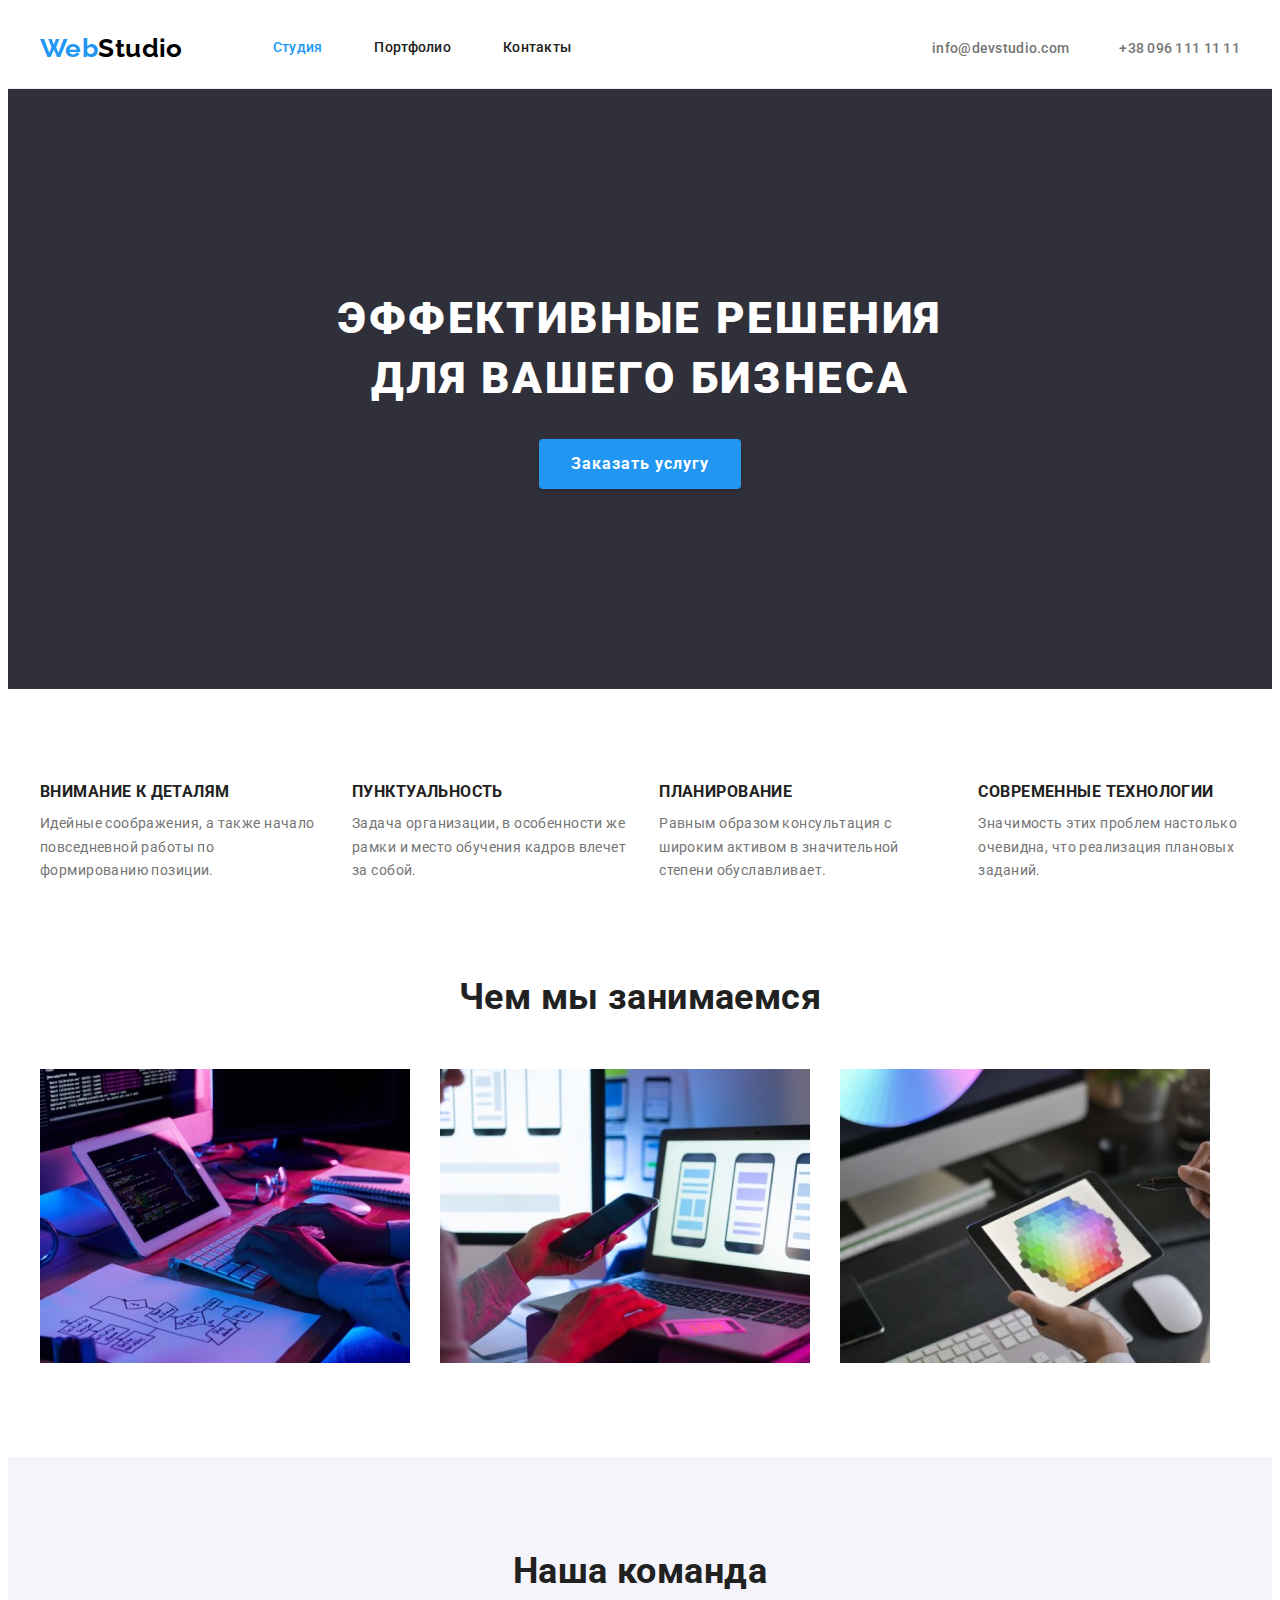
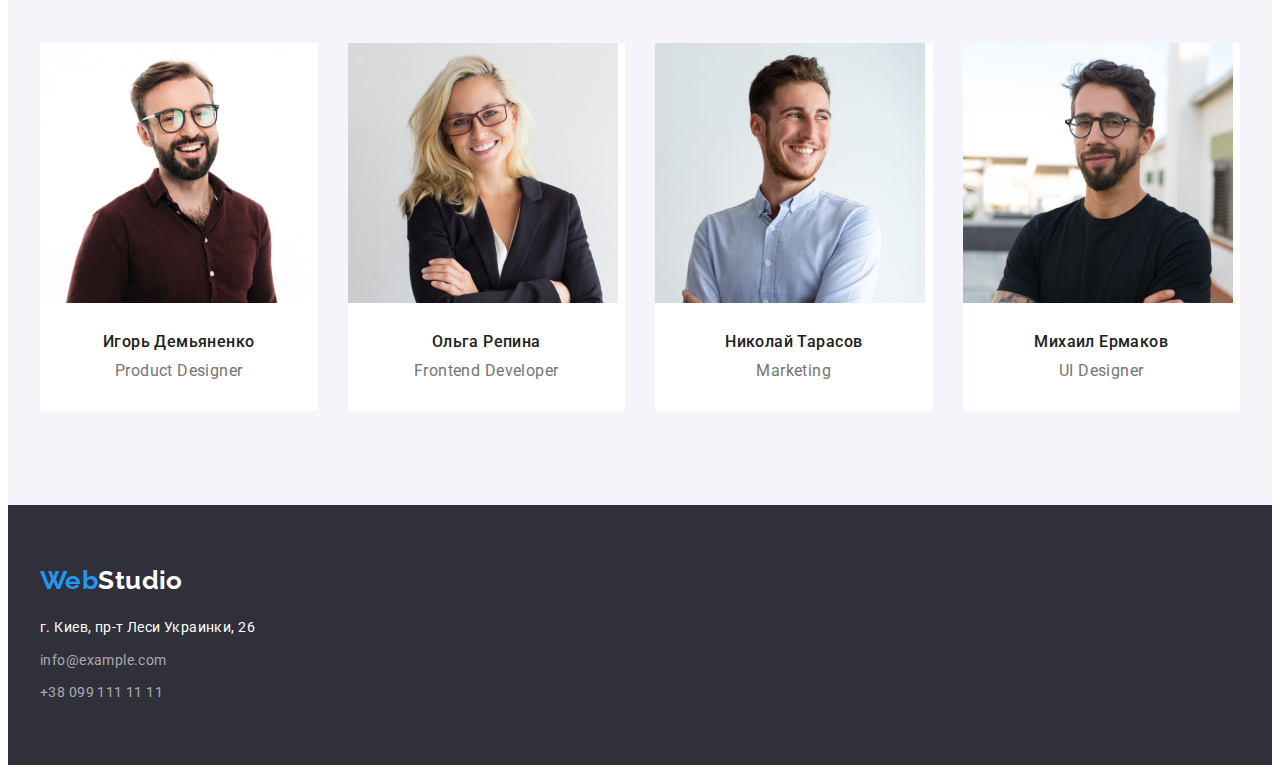
<file: index.html>
<!DOCTYPE html>
<html lang="ru">
<head>
    <meta charset="UTF-8">
    <meta http-equiv="X-UA-Compatible" content="IE=edge">
    <meta name="viewport" content="width=device-width, initial-scale=1.0">
    <title>Главная</title>
    
    <link rel="preconnect" href="https://fonts.googleapis.com">
    <link rel="preconnect" href="https://fonts.gstatic.com" crossorigin>
    <link href="https://fonts.googleapis.com/css2?family=Raleway:wght@700&family=Roboto:wght@400;500;700;900&display=swap"
        rel="stylesheet">
        <link rel="stylesheet" href="https://cdnjs.cloudflare.com/ajax/libs/modern-normalize/1.1.0/modern-normalize.min.css" integrity="sha512-wpPYUAdjBVSE4KJnH1VR1HeZfpl1ub8YT/NKx4PuQ5NmX2tKuGu6U/JRp5y+Y8XG2tV+wKQpNHVUX03MfMFn9Q==" crossorigin="anonymous" referrerpolicy="no-referrer" />
        <link rel="stylesheet" href="./css/styles.css">

</head>

<body>
    <header class="header">
        <div class="container header-container">
        <nav class="header-navigation"> 
            <a class="link logo logo-header" href="" lang="en">Web<span class="logo-dark">Studio</span> </a>
            <ul class="navigation">
                <li class="navigation-item"><a class="link navigation-link current" href="./index.html">Студия</a></li>
                <li class="navigation-item"><a class="link navigation-link" href="./portfolio.html">Портфолио</a></li>
                <li class="navigation-item"><a class="link navigation-link" href="">Контакты</a></li>
            </ul>
        </nav>
        <ul class="contacts">
            <li class="contacts-item">
                <a class="link contacts-link" href="mailto:info@devstudio.com">info@devstudio.com</a>   
            </li>
            <li class="contacts-item">
                <a class="link contacts-link" href="tel:+380961111111">+38 096 111 11 11</a>
            </li>
        </ul> 
    </div>
    </header>
    <main>
        <section class="hero">
            <div class="container">
            <h1 class="hero-title">Эффективные решения для вашего бизнеса</h1>
            <button type="button" class="hero-btn">Заказать услугу</button>
        </div>
        </section>
        <section class="section">
            <div class="container">
            <h2 class="visually-hidden">Преимущества</h2>
            <ul class="features"> 
                <li class="features-item">
                    <h3 class="features-title">Внимание к деталям</h3>
                    <p class="features-text">Идейные соображения, а также начало повседневной работы по формированию позиции.</p>
                </li>
                <li class="features-item">
                    <h3 class="features-title">Пунктуальность</h3>
                    <p class="features-text">Задача организации, в особенности же рамки и место обучения кадров влечет за собой.</p>
                </li>
                <li class="features-item"> 
                    <h3 class="features-title">Планирование</h3>
                    <p class="features-text">Равным образом консультация с широким активом в значительной степени обуславливает.</p>
                </li>
                <li class="features-item">
                    <h3 class="features-title">Современные технологии</h3>
                    <p class="features-text">Значимость этих проблем настолько очевидна, что реализация плановых заданий.</p>
                </li>
            </ul>
        </div>
        </section>
        <section class="section works-section"> 
            <div class="container">
            <h2 class="title-section">Чем мы занимаемся</h2>
            <ul class="works">
                <li class="works-item"> 
                    <img src="./images/gallery-1.jpg" alt="Компьютер" width="370" height="294">
                </li>
                <li class="works-item">
                    <img src="./images/gallery-2.jpg" alt="Телефон" width="370" height="294">
                </li>
                <li class="works-item">
                    <img src="./images/gallery-3.jpg" alt="Планшет" width="370" height="294">
                </li>
            </ul>
        </div>
        </section>
        <section class="section team-section">
            <div class="container">
        <h2 class="title-section">Наша команда</h2>
        <ul class="team">
            <li class="team-item">
                <img src="./images/employee-1.jpg" alt="Игорь Демьяненко" width="270" height="260">
                <div class="team-position"><h3 class="team-title">Игорь Демьяненко</h3>
                <p class="team-text" lang="en">Product Designer</p>
                </div>
            </li>
            <li class="team-item">
                <img src="./images/employee-2.jpg" alt="Ольга Репина" width="270" height="260">
                <div class="team-position"><h3 class="team-title">Ольга Репина</h3>
                <p class="team-text" lang="en">Frontend Developer</p></div> 
            </li>
            <li class="team-item">
                <img src="./images/employee-3.jpg" alt="Николай Тарасов" width="270" height="260">
                <div class="team-position"><h3 class="team-title">Николай Тарасов</h3>
                <p class="team-text" lang="en">Marketing</p> </div>
            </li>
            <li class="team-item">
                <img src="./images/employee-4.jpg" alt="Михаил Ермаков" width="270" height="260">
               <div class="team-position"><h3 class="team-title">Михаил Ермаков</h3>
                <p class="team-text" lang="en">UI Designer</p> </div>
            </li>
        </div>
        </ul>
        </section>
    </main>
    <footer class="footer">
        <div class="container">
        <a class="link logo" href="" lang="en">Web<span class="logo-light">Studio</span></a>
        <address class="address">
            <ul class="address-list">
                <li class="address-item"><a class="link footer-address" href="https://goo.gl/maps/agc73cYuMZpdd5328" 
                    target="_blank" rel="noopener noreferrer">г. Киев, пр-т Леси Украинки, 26</a>
                </li>
                <li class="address-item">
                    <a class="link address-link" href="mailto:info@example.com">info@example.com</a>
                </li>
                <li class="address-item">
                    <a class="link address-link" href="tel:+380991111111">+38 099 111 11 11</a>
                </li>
            </ul>
        </address>
    </div>
    </footer>

</body>

</html>
</file>
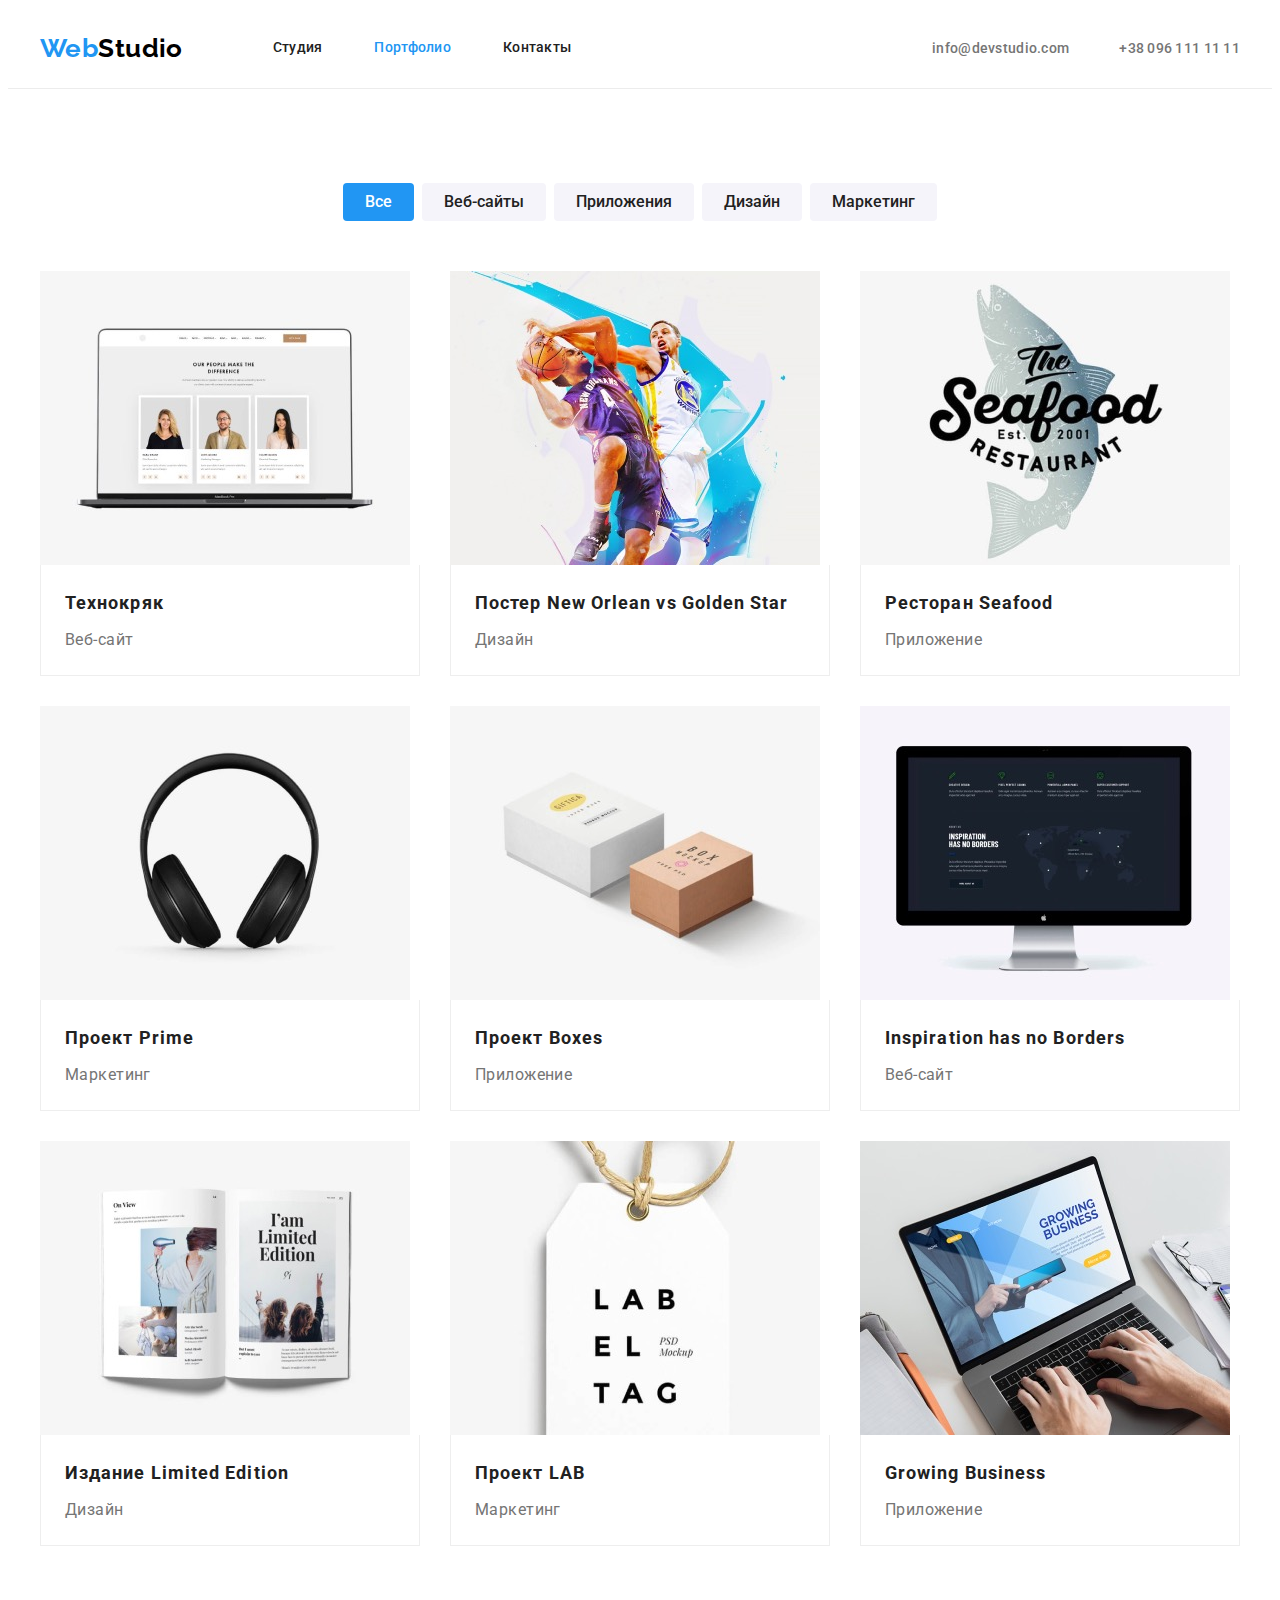
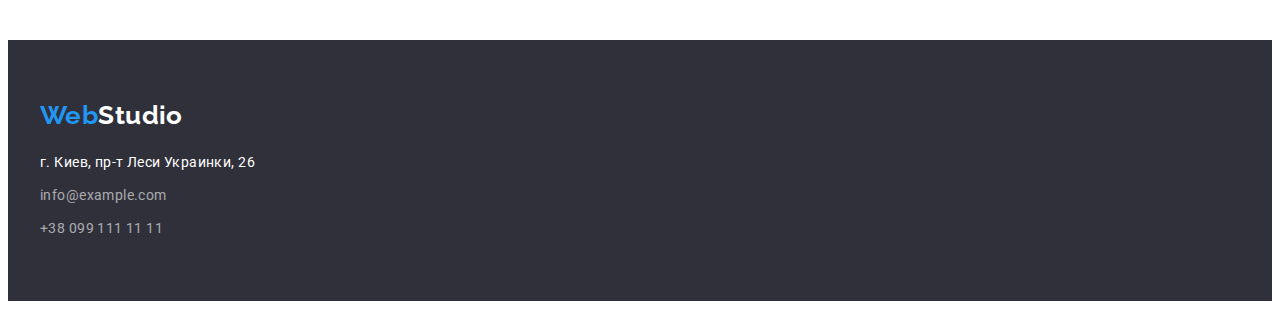
<file: portfolio.html>
<!DOCTYPE html>
<html lang="ru">
<head>
    <meta charset="UTF-8">
    <meta http-equiv="X-UA-Compatible" content="IE=edge">
    <meta name="viewport" content="width=device-width, initial-scale=1.0">
    <title>Портфолио</title>
    
    <link rel="preconnect" href="https://fonts.googleapis.com">
    <link rel="preconnect" href="https://fonts.gstatic.com" crossorigin>
    <link href="https://fonts.googleapis.com/css2?family=Raleway:wght@700&family=Roboto:wght@400;500;700;900&display=swap"
        rel="stylesheet">
        <link rel="stylesheet" href="https://cdnjs.cloudflare.com/ajax/libs/modern-normalize/1.1.0/modern-normalize.min.css" integrity="sha512-wpPYUAdjBVSE4KJnH1VR1HeZfpl1ub8YT/NKx4PuQ5NmX2tKuGu6U/JRp5y+Y8XG2tV+wKQpNHVUX03MfMFn9Q==" crossorigin="anonymous" referrerpolicy="no-referrer" />
        <link rel="stylesheet" href="./css/styles.css">
</head>
<body>
    <header class="header">
        <div class="container header-container">
        <nav class="header-navigation"> 
            <a class="link logo logo-header" href="" lang="en">Web<span class="logo-dark">Studio</span> </a>
            <ul class="list navigation">
                <li class="navigation-item"><a class="link navigation-link" href="./index.html">Студия</a></li>
                <li class="navigation-item"><a class="link navigation-link current" href="./portfolio.html">Портфолио</a></li>
                <li class="navigation-item"><a class="link navigation-link" href="">Контакты</a></li>
            </ul>
        </nav>
        <ul class="list contacts">
            <li class="contacts-item">
                <a class="link contacts-link" href="mailto:info@devstudio.com">info@devstudio.com</a>   
            </li>
            <li class="contacts-item">
                <a class="link contacts-link" href="tel:+380961111111">+38 096 111 11 11</a>
            </li>
        </ul> 
    </div>
    </header>
    <main>
        <section class="section">
            <div class="container">
            <h1 class="visually-hidden">Проекты</h1>
            <ul class="filter">
                <li class="filter-item">
                    <button class="filter-btn current-btn" type="button">Все</button>
                </li>
                <li class="filter-item">
                    <button class="filter-btn" type="button">Веб-сайты</button>
                </li>
                <li class="filter-item">
                    <button class="filter-btn" type="button">Приложения</button>
                </li>
                <li class="filter-item"> 
                    <button class="filter-btn" type="button">Дизайн</button>
                </li>
                <li class="filter-item">
                    <button class="filter-btn" type="button">Маркетинг</button>
                </li>
            </ul>
            <ul class="projects">
                <li class="projects-item">
                    <a class="link" href="">
                        <img src="./images/portfolio-1.jpg" alt="Технокряк">
                        <div class="projects-list"> <h2 class="projects-title">Технокряк</h2>
                        <p class="projects-text">Веб-сайт</p> </div></a>
                </li>
                <li class="projects-item"> 
                    <a class="link" href="">
                        <img src="./images/portfolio-2.jpg" alt="Постер New Orlean vs Golden Star" width="370" height="294">
                        <div class="projects-list"><h2 class="projects-title">Постер New Orlean vs Golden Star</h2>
                        <p class="projects-text">Дизайн</p> </div></a> 
                </li>
                <li class="projects-item">
                    <a class="link" href="">
                        <img src="./images/portfolio-3.jpg" alt="Ресторан Seafood" width="370" height="294">
                        <div class="projects-list"><h2 class="projects-title">Ресторан Seafood</h2>
                        <p class="projects-text">Приложение</p> </div></a>
                </li>
                <li class="projects-item">
                    <a class="link" href="">
                        <img src="./images/portfolio-4.jpg" alt="Проект Prime" width="370" height="294">
                        <div class="projects-list"><h2 class="projects-title">Проект Prime</h2>
                        <p class="projects-text">Маркетинг</p></div></a>
                </li>
                <li class="projects-item">
                    <a class="link" href="">
                        <img src="./images/portfolio-5.jpg" alt="Проект Boxes" width="370" height="294">
                        <div class="projects-list"><h2 class="projects-title">Проект Boxes</h2>
                        <p class="projects-text">Приложение</p></div></a>
                </li>
                <li class="projects-item">
                    <a class="link" href="">
                        <img src="./images/portfolio-6.jpg" alt="Inspiration has no Borders" width="370" height="294">
                        <div class="projects-list"><h2 class="projects-title">Inspiration has no Borders</h2>
                        <p class="projects-text">Веб-сайт</p></div>
                    </a>
                </li>
                <li class="projects-item">
                    <a class="link" href="">
                        <img src="./images/portfolio-7.jpg" alt="Издание Limited Edition" width="370" height="294">
                        <div class="projects-list"><h2 class="projects-title">Издание Limited Edition</h2>
                        <p class="projects-text">Дизайн</p></div></a>
                </li>
                <li class="projects-item">
                    <a class="link" href="">
                        <img src="./images/portfolio-8.jpg" alt="Проект LAB" width="370" height="294">
                        <div class="projects-list"><h2 class="projects-title">Проект LAB</h2>
                        <p class="projects-text">Маркетинг</p></div></a>
                </li>
                <li class="projects-item projects-item">
                    <a class="link" href="">
                        <img src="./images/portfolio-9.jpg" alt="Growing Business" width="370" height="294">
                        <div class="projects-list"><h2 class="projects-title">Growing Business</h2>
                        <p class="projects-text">Приложение</p></div>
                    </a>
                </li>
            </ul>
        </div>
        </section>
    </main>
    <footer class="footer">
        <div class="container">
        <a class="link logo" href="" lang="en">Web<span class="logo-light">Studio</span></a>
        <address class="address">
            <ul class="address-list">
                <li class="address-item"><a class="link footer-address" href="https://goo.gl/maps/agc73cYuMZpdd5328" 
                    target="_blank" rel="noopener noreferrer">г. Киев, пр-т Леси Украинки, 26</a>
                </li>
                <li class="address-item">
                    <a class="link address-link" href="mailto:info@example.com">info@example.com</a>
                </li>
                <li class="address-item">
                    <a class="link address-link" href="tel:+380991111111">+38 099 111 11 11</a>
                </li>
            </ul>
        </address>
    </div>
    </footer>
        </body>
        </html>
</file>
<file: css/styles.css>
:root {
  --main-color: #212121;
  --second-color: #757575;
  --accent-color: #2196F3;
}
p, h1, h2, h3, h4, h5, h6 {
  margin: 0;
}
ul {
  margin: 0;
  padding: 0;
  list-style: none;
}
button {
  cursor: pointer;
}
body {
  font-family: "Roboto", sans-serif;
  font-size: 14px;
  color:var(--second-color);
  letter-spacing: 0.03em;
}
img {
  display: block;
  max-width: 100%;
  height: auto;
}
.link {
  text-decoration: none;
}

.visually-hidden {
  position: absolute;
  clip: rect(0 0 0 0);
  width: 1px;
  height: 1px;
  margin: -1px;
  border: 0;
  padding: 0;
  overflow: hidden;
}

.header-container {
  display: flex;
  align-items: center;
}


.container {
  width: 1200px;
  padding-left: 15px;
  padding-right: 15px;
  margin: 0 auto;
}
  .header {
  border-bottom: 1px solid #ECECEC;

}
.header-navigation {
  display: flex;
  align-items: center;
}
.navigation-link:hover,
.navigation-link:focus {
color:var(--accent-color)
}
.logo {
  font-family: Raleway, sans-serif;
  font-weight: 700;
  font-size: 26px;
  line-height: 1.19;
  color: var(--accent-color);
}
.logo-header {
  margin-right: 90px;

}
.logo-dark {
color: #000;
}
.navigation{
  display: flex;
}
.navigation-item:not(:last-child){
  margin-right: 52px;
}
.navigation-link { 
font-weight: 500;
line-height: 1.14;
letter-spacing: 0.02em;
color: var(--main-color);
cursor: pointer;
padding-bottom: 32px;
padding-top: 32px;
display: block;
}
.current {
color:var(--accent-color);
  }
.contacts-link:hover,
.contacts-link:focus {
  color: var(--accent-color)
}
.contacts {
display: flex;
margin-left: auto;
}
.contacts-item:not(:last-child) {
  margin-right: 50px; }

.contacts-link {
font-weight: 500;
font-size: 14px;
line-height: 1.17;
letter-spacing: 0.02em;
color: var(--second-color);
cursor: pointer;
padding-bottom: 32px;
padding-top: 32px;
display: block;
}
.section {
  padding: 94px 0px 94px 0px;
}
.hero {
  padding-top: 200px;
  padding-bottom: 200px;
  background-color:#2F303A;
}
.hero-title {
font-weight: 900;
font-size: 44px;
line-height: 1.36;
text-align: center;
letter-spacing: 0.06em;
text-transform: uppercase;
color: #FFFFFF;
margin-bottom: 30px;
width: 696px;
margin-left: auto;
margin-right: auto;
}
.hero-btn:hover,
.hero-btn:focus {
background-color: #188CE8;
}
.hero-btn {
font-family: inherit;
font-weight: 700;
font-size: 16px;
line-height: 1.87;
display: flex;
align-items: center;
text-align: center;
letter-spacing: 0.06em;
color: #FFFFFF;
background-color: var(--accent-color);
padding: 10px 32px;
margin-left: auto;
margin-right: auto;
border: transparent;
box-shadow: 0px 4px 4px rgba(0, 0, 0, 0.15);
border-radius: 4px
}

.features {
display: flex;
}
.features-item:not(:last-child) {
margin-right: 30px;
}
.features-title {
font-weight: 700;
line-height: 1.14;
text-transform: uppercase;
color:var(--main-color);
margin-bottom: 10px;
}
.features-text {
line-height: 1.71;
}
.title-section {
font-weight: 700;
font-size: 36px;
line-height: 1.16;
color: var(--main-color);
text-align: center;
margin-bottom: 50px;
}
.works-section {
padding-top: 0px;
}
.works {
display: flex;
}
.works-item:not(:last-child) {
margin-right: 30px;
}
.team-section {
  background-color: #F5F4FA;
}
.team-title {
font-weight: 500;
font-size: 16px;
line-height: 1.18;
color: var(--main-color);
}
.team {
display: flex;
flex-wrap: wrap;
margin-left: -30px;
}
.team-item {
flex-basis: calc(100% / 4 - 30px);
margin-left: 30px;
background-color: #FFFFFF;
text-align: center;
}
.team-position{
  padding-top: 30px;
  padding-bottom: 30px;
}

.team-text {
font-size: 16px;
line-height: 1.18;
margin-top: 10px;
}
.footer {
background-color: #2F303A;
padding: 60px 0px;
}

.logo-footer {
padding-bottom: 20=px;
}

.logo-light {
color: #FFFFFF;
}
.address{
font-style: normal;
margin-top: 20px;
}
.footer-address {
font-size: 14px;
line-height: 1.71;
color: #FFFFFF;
}
.address-link:focus,
.address-link:hover {
color:var(--accent-color)
}
.address-item:not(:last-child) {
margin-bottom: 9px;
}
.address-link {
font-size: 14px;
line-height: 1.71;
color: rgba(255, 255, 255, 0.6);
}
.filter{
display: flex;
justify-content: center;
margin-bottom: 50px;
}

.filter-btn:focus,
.filter-btn:hover {
color: #FFFFFF;
background-color: var(--accent-color)
}
.filter-btn {
  border: transparent;
  padding: 6px 22px;
font-family: inherit;
font-weight: 500;
font-size: 16px;
line-height: 1.62;
text-align: center;
color: var(--main-color);
background-color:#F5F4FA;
border-radius: 4px;
}
.filter-item:not(:last-child) {
margin-right: 8px;
}
.current-btn {
color: #FFFFFF;
background-color: var(--accent-color);
}
.projects {
display: flex;
flex-wrap: wrap;
margin-left: -30px;
margin-bottom: -30px;
}
.projects-item {
flex-basis: calc(100% / 3 - 30px);
margin-left: 30px;
margin-bottom: 30px;
}
.projects-list {
  padding: 20px 24px;
  border-bottom: 1px solid #EEEEEE;
  border-right: 1px solid #EEEEEE;
  border-left: 1px solid #EEEEEE;
}
.projects-title {
font-weight: 700;
font-size: 18px;
line-height: 2;
letter-spacing: 0.06em;
color: var(--main-color);
margin-bottom: 4px;
}
.projects-text {
font-size: 16px;
line-height: 1.87;
color: var(--second-color);
}
</file>
